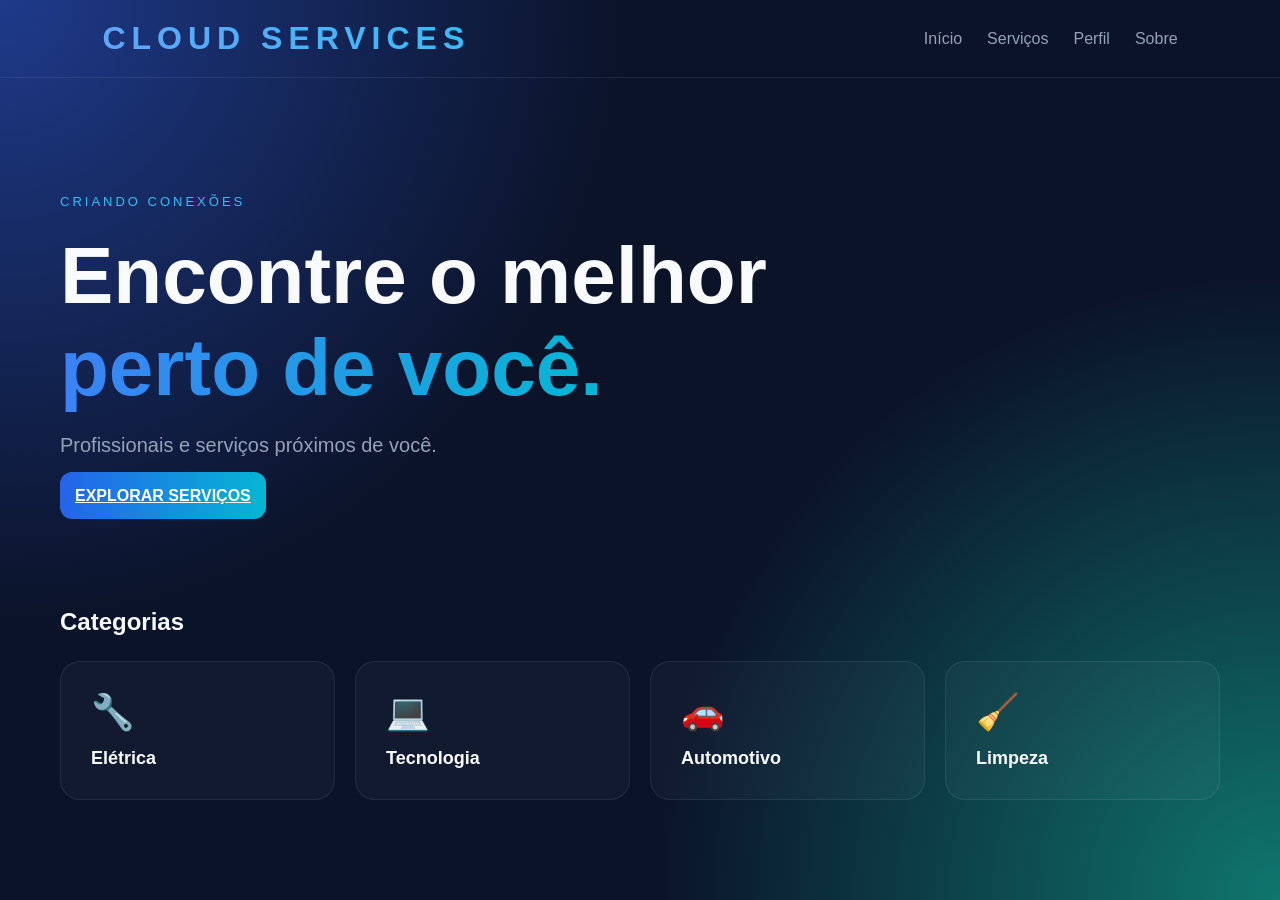
<file: index.html>
<!DOCTYPE html>
<html lang="pt-BR">

<head>

    <meta charset="UTF-8">

    <meta name="viewport"
          content="width=device-width, initial-scale=1.0">

    <meta name="theme-color"
          content="#080812">

    <link rel="stylesheet"
          href="css/style.css">

    <link rel="manifest"
          href="manifest.json">

    <title>Cloud Services</title>

</head>

<body>

<header class="topbar">

    <div class="logo">
        CLOUD SERVICES
    </div>

    <nav>

        <a href="index.html">
            Início
        </a>

        <a href="servicos.html">
            Serviços
        </a>

        <a href="perfil.html">
            Perfil
        </a>

        <a href="sobre.html">
            Sobre
        </a>

    </nav>

</header>


<main class="home">

    <section class="hero">

        <div>

            <span class="tag">
                CRIANDO CONEXÕES
            </span>

            <h1>
                Encontre o melhor
                <span>perto de você.</span>
            </h1>

            <p>
                Profissionais e serviços
                próximos de você.
            </p>

            <a
                href="servicos.html"
                class="btn-primary"
            >
                EXPLORAR SERVIÇOS
            </a>

        </div>

    </section>


    <section class="services">

        <h2>
            Categorias
        </h2>

        <div class="service-grid">

            <div class="service-card">
                🔧
                <h3>Elétrica</h3>
            </div>

            <div class="service-card">
                💻
                <h3>Tecnologia</h3>
            </div>

            <div class="service-card">
                🚗
                <h3>Automotivo</h3>
            </div>

            <div class="service-card">
                🧹
                <h3>Limpeza</h3>
            </div>

        </div>

    </section>

</main>

<script src="js/script.js"></script>

</body>

</html>
</file>
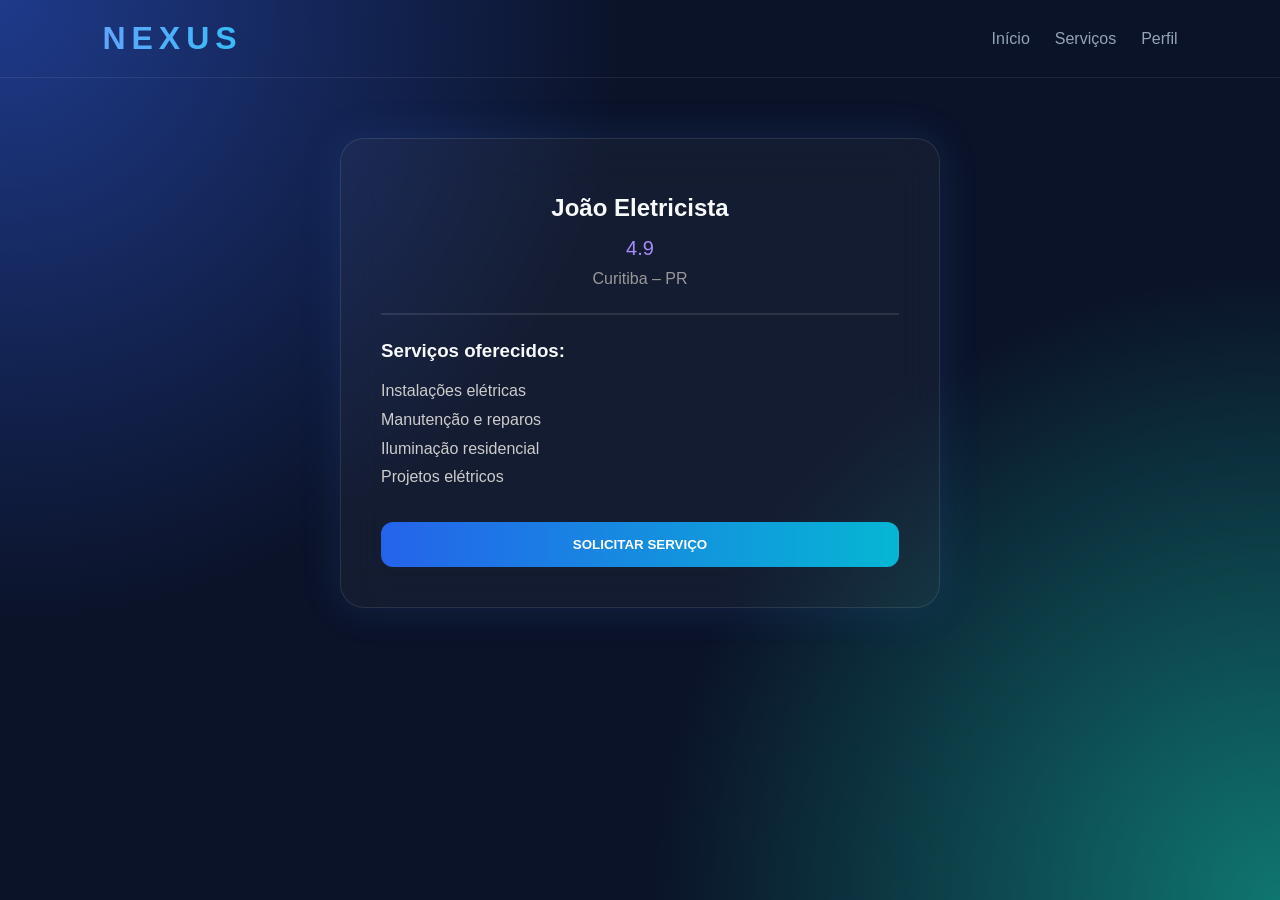
<file: detalhes.html>
<!DOCTYPE html>
<html lang="pt-BR">
<head>
    <meta charset="UTF-8">
    <meta name="viewport" content="width=device-width, initial-scale=1.0">
    <meta name="theme-color" content="#080812">
    <link rel="stylesheet" href="css/style.css">
    <link rel="manifest" href="manifest.json">
    <title>Detalhes | NEXUS</title>
</head>
<body>

<header class="topbar">
    <div class="logo">NEXUS</div>
    <nav>
        <a href="index.html">Início</a>
        <a href="servicos.html">Serviços</a>
        <a href="perfil.html">Perfil</a>
    </nav>
</header>

<main class="home">
    <section class="login-card" style="max-width: 600px; margin: 0 auto;">
        <div style="font-size: 60px; text-align: center;"></div>
        
        <h1 style="text-align: center; margin: 15px 0;">João Eletricista</h1>
        
        <p style="text-align: center; color: #a78bfa; font-size: 20px;"> 4.9</p>
        
        <p style="text-align: center; color: #999; margin: 10px 0;">
             Curitiba – PR
        </p>

        <hr style="border: 1px solid rgba(255,255,255,0.1); margin: 25px 0;">

        <h3 style="margin-bottom: 15px;">Serviços oferecidos:</h3>
        <ul style="list-style: none; color: #ccc; line-height: 1.8;">
            <li> Instalações elétricas</li>
            <li> Manutenção e reparos</li>
            <li> Iluminação residencial</li>
            <li> Projetos elétricos</li>
        </ul>

        <button class="btn-primary" style="margin-top: 30px;" onclick="solicitar()">
            SOLICITAR SERVIÇO
        </button>
    </section>
</main>

<script src="js/script.js"></script>
<script>
    function solicitar() {
        alert("Solicitação enviada com sucesso!\nJoão entrará em contato em breve.");
    }
</script>
</body>
</html>
</file>
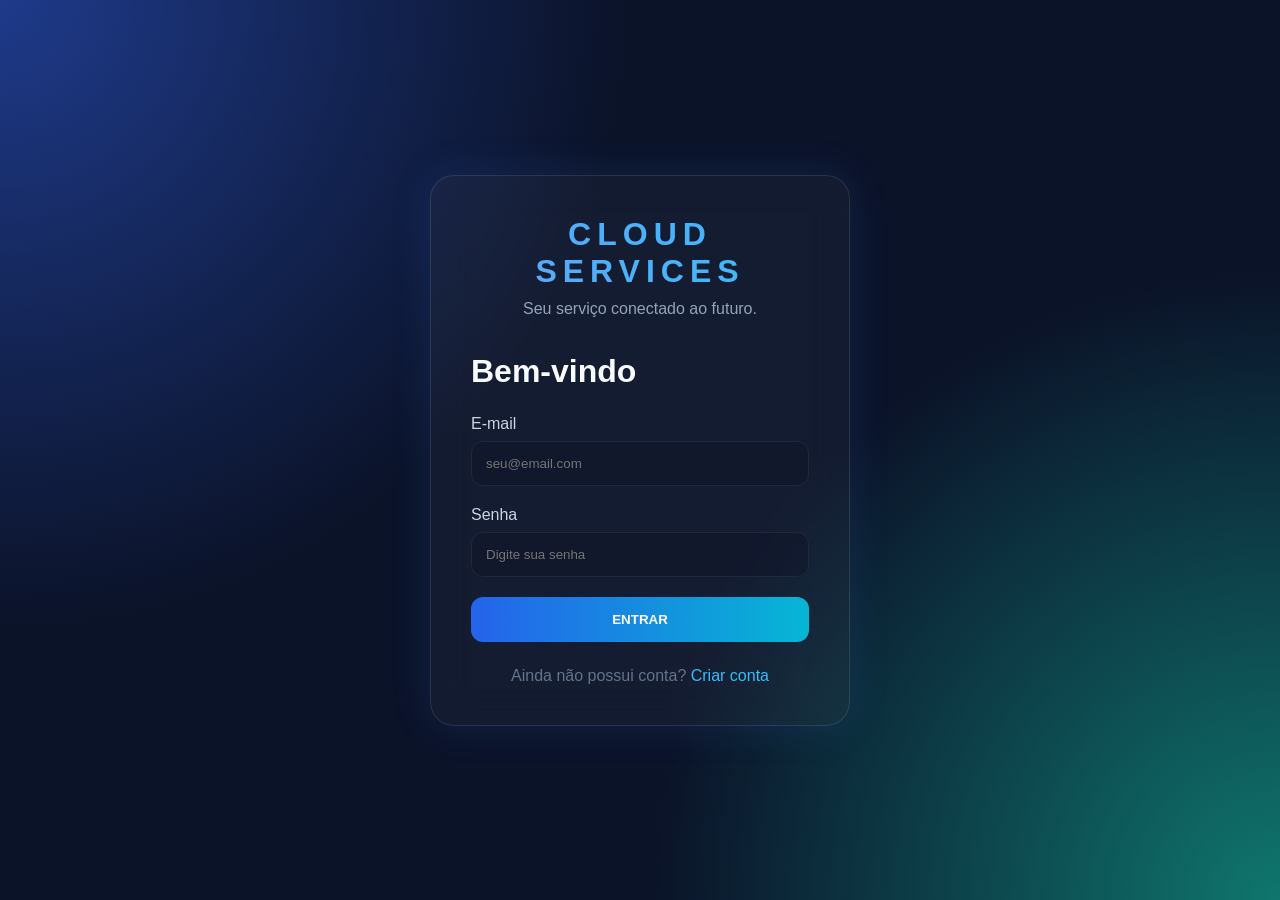
<file: login.html>
<!DOCTYPE html>
<html lang="pt-BR">

<head>
    <meta charset="UTF-8">
    <meta name="viewport" content="width=device-width, initial-scale=1.0">

    <title>CLOUD | Login</title>

    <link rel="stylesheet" href="css/style.css">
</head>

<body>

    <main class="login-container">

        <div class="login-card">

            <div class="logo">
                CLOUD SERVICES
            </div>

            <p class="subtitle">
                Seu serviço conectado ao futuro.
            </p>

            <h1>Bem-vindo</h1>

            <form id="loginForm">

                <div class="input-group">
                    <label>E-mail</label>

                    <input
                        type="email"
                        id="email"
                        placeholder="seu@email.com"
                        required
                    >
                </div>

                <div class="input-group">
                    <label>Senha</label>

                    <input
                        type="password"
                        id="senha"
                        placeholder="Digite sua senha"
                        required
                    >
                </div>

                <button type="submit" class="btn-primary">
                    ENTRAR
                </button>

            </form>

            <p class="register">
                Ainda não possui conta?
                <a href="#">Criar conta</a>
            </p>

        </div>

    </main>

    <script src="js/script.js"></script>

</body>

</html>
</file>
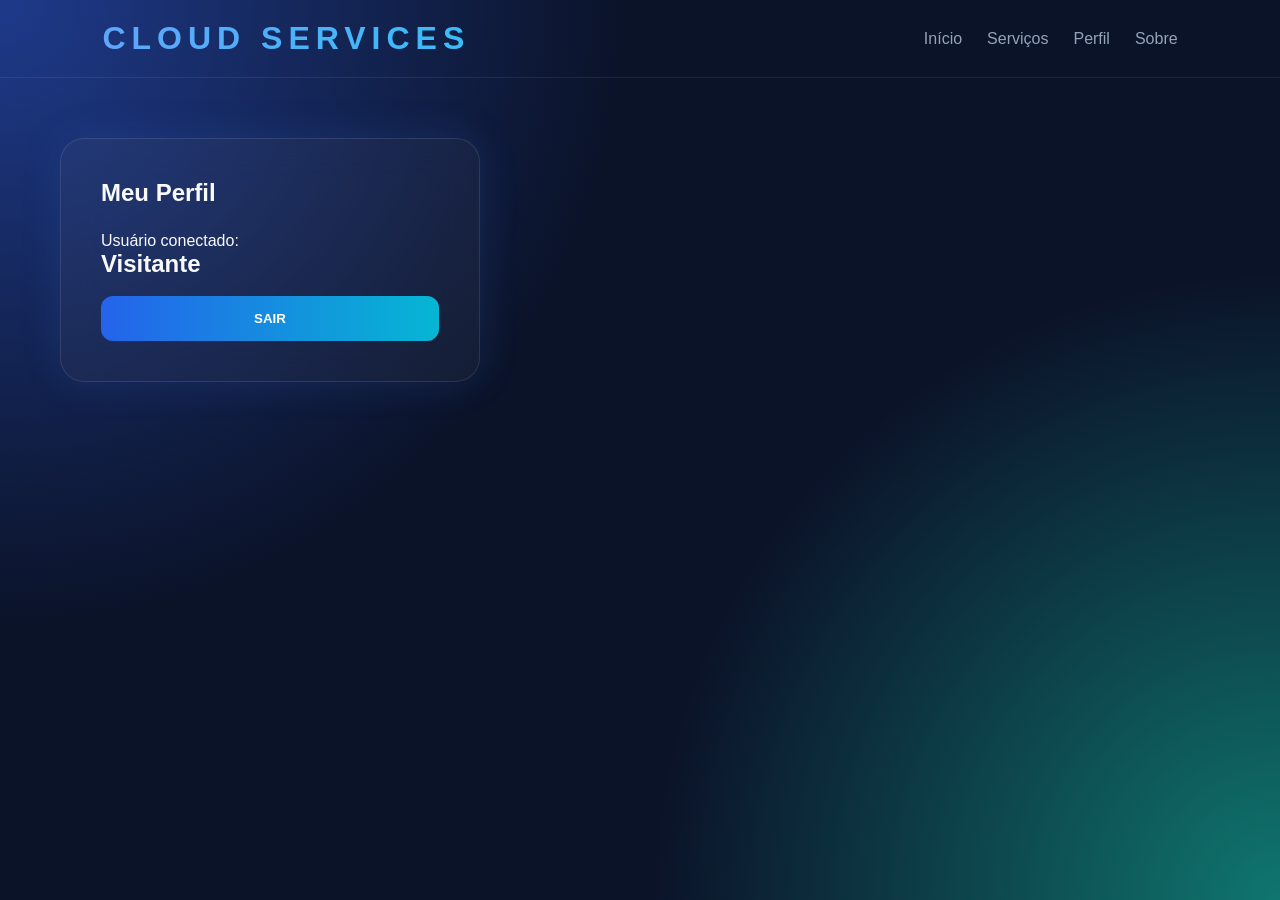
<file: perfil.html>
<!DOCTYPE html>
<html lang="pt-BR">

<head>

    <meta charset="UTF-8">

    <meta
        name="viewport"
        content="width=device-width, initial-scale=1.0">

    <link
        rel="stylesheet"
        href="css/style.css">

    <title>Perfil | CLOUD</title>

</head>

<body>

<header class="topbar">

    <div class="logo">
        CLOUD SERVICES
    </div>

    <nav>

        <a href="index.html">
            Início
        </a>

        <a href="servicos.html">
            Serviços
        </a>

        <a href="perfil.html">
            Perfil
        </a>

        <a href="sobre.html">
            Sobre
        </a>

    </nav>

</header>


<main class="home">

    <section class="login-card">

        <h1>
            Meu Perfil
        </h1>

        <p>
            Usuário conectado:
        </p>

        <h2 id="usuario">
            Carregando...
        </h2>

        <br>

        <button
            class="btn-primary"
            onclick="logout()"
        >
            SAIR
        </button>

    </section>

</main>

<script>

    const usuario =
        localStorage.getItem("usuario");

    document.getElementById("usuario")
        .textContent =
        usuario || "Visitante";


    function logout() {

        localStorage.removeItem("usuario");

        window.location.href =
            "login.html";

    }

</script>

</body>

</html>
</file>
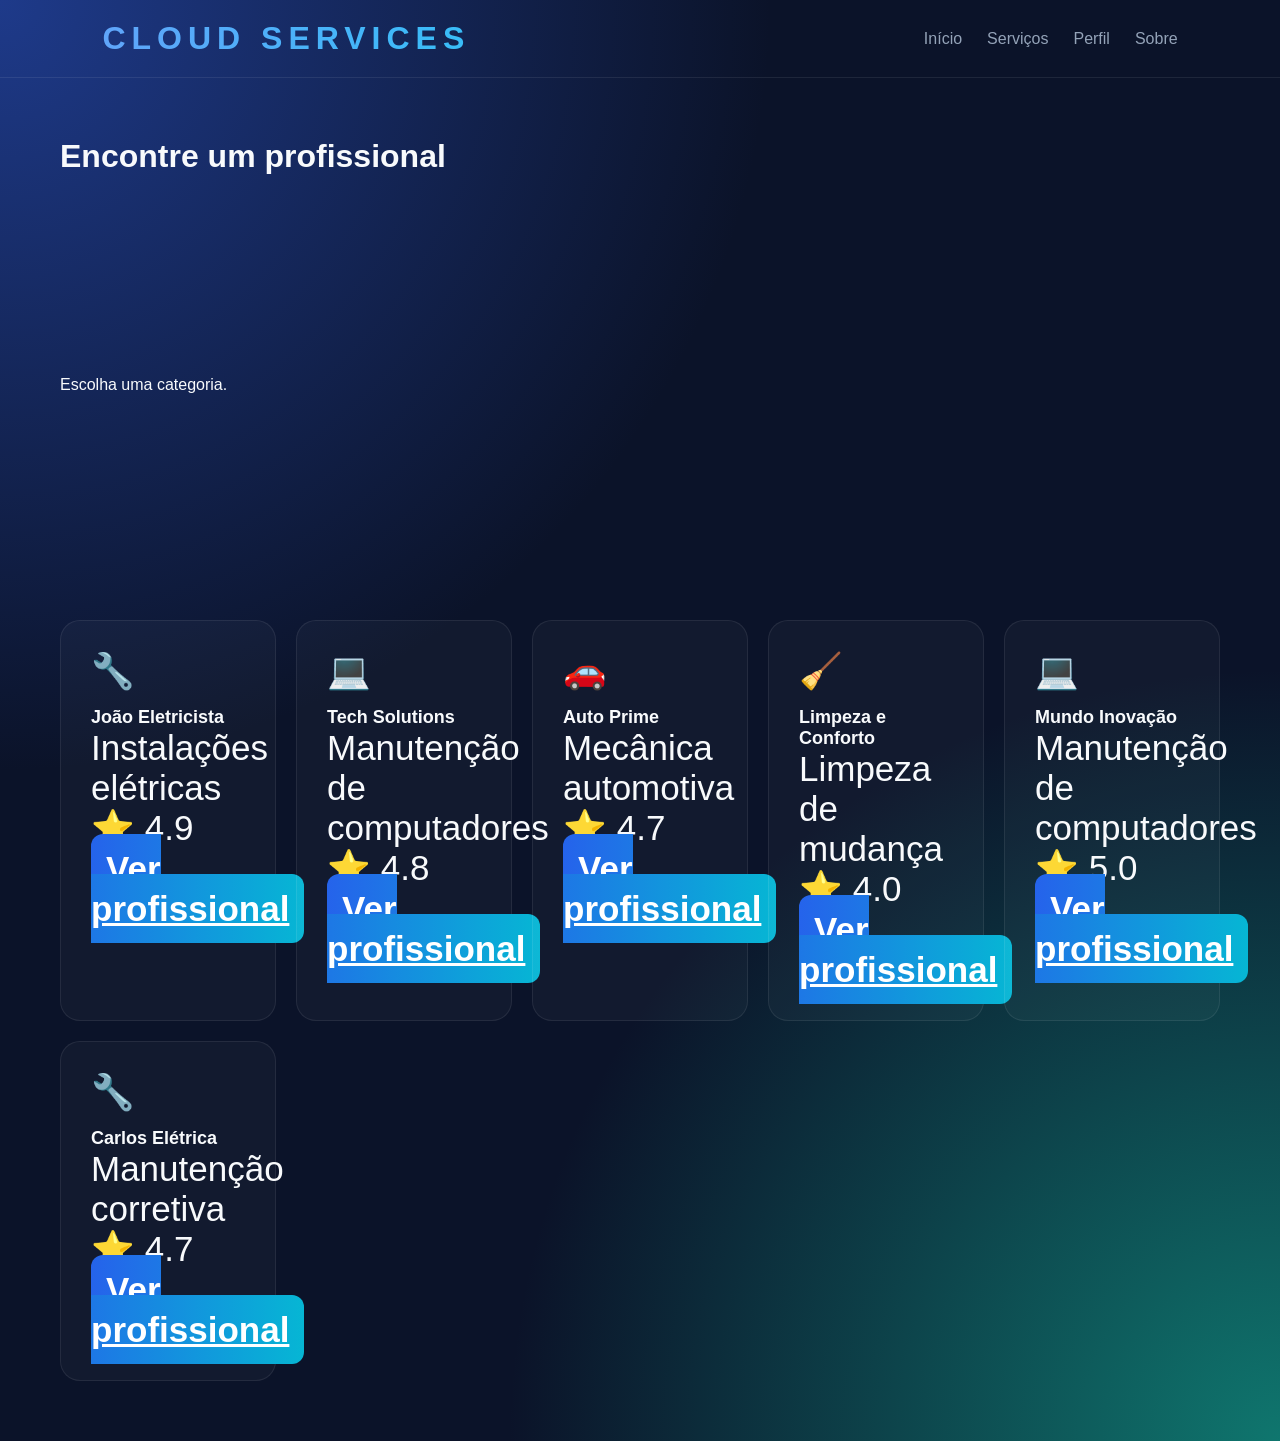
<file: servicos.html>
<!DOCTYPE html>
<html lang="pt-BR">

<head>

    <meta charset="UTF-8">

    <meta name="viewport"
          content="width=device-width, initial-scale=1.0">

    <link rel="stylesheet"
          href="css/style.css">

    <title>Serviços | CLOUD</title>

</head>

<body>

<header class="topbar">

    <div class="logo">
        CLOUD SERVICES
    </div>

    <nav>

        <a href="index.html">
            Início
        </a>

        <a href="servicos.html">
            Serviços
        </a>

        <a href="perfil.html">
            Perfil
        </a>

        <a href="sobre.html">
            Sobre
        </a>

    </nav>

</header>


<main class="home">

    <h1>
        Encontre um profissional
    </h1>

    <p class="hero p">
        Escolha uma categoria.
    </p>


    <div class="service-grid">

        <div class="service-card">

            🔧

            <h3>
                João Eletricista
            </h3>

            <p>
                Instalações elétricas
            </p>

            <p>
                ⭐ 4.9
            </p>

            <a
                href="detalhes.html"
                class="btn-primary"
            >
                Ver profissional
            </a>

        </div>


        <div class="service-card">

            💻

            <h3>
                Tech Solutions
            </h3>

            <p>
                Manutenção de computadores
            </p>

            <p>
                ⭐ 4.8
            </p>

            <a
                href="detalhes.html"
                class="btn-primary"
            >
                Ver profissional
            </a>

        </div>


        <div class="service-card">

            🚗

            <h3>
                Auto Prime
            </h3>

            <p>
                Mecânica automotiva
            </p>

            <p>
                ⭐ 4.7
            </p>

            <a
                href="detalhes.html"
                class="btn-primary"
            >
                Ver profissional
            </a>

        </div>

        <div class="service-card">

            🧹

            <h3>
                Limpeza e Conforto
            </h3>

            <p>
                Limpeza de mudança
            </p>

            <p>
                ⭐ 4.0
            </p>

            <a
                href="detalhes.html"
                class="btn-primary"
            >
                Ver profissional
            </a>

        </div>

        <div class="service-card">

            💻

            <h3>
                Mundo Inovação
            </h3>

            <p>
                Manutenção de computadores
            </p>

            <p>
                ⭐ 5.0
            </p>

            <a
                href="detalhes.html"
                class="btn-primary"
            >
                Ver profissional
            </a>

        </div>

        <div class="service-card">

            🔧

            <h3>
                Carlos Elétrica
            </h3>

            <p>
                Manutenção corretiva
            </p>

            <p>
                ⭐ 4.7
            </p>

            <a
                href="detalhes.html"
                class="btn-primary"
            >
                Ver profissional
            </a>

        </div>

    </div>

</main>

</body>

</html>
</file>
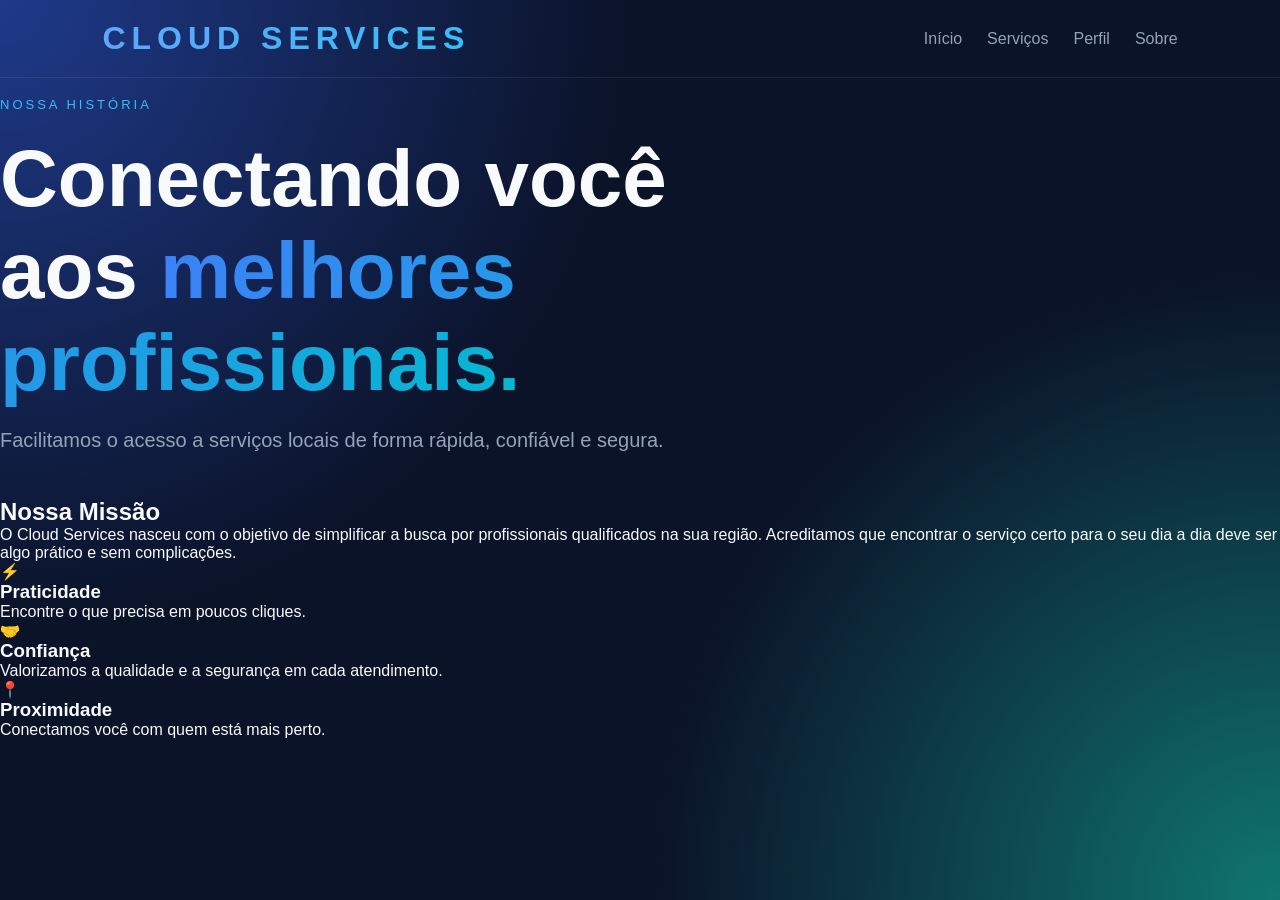
<file: sobre.html>
<!DOCTYPE html>
<html lang="pt-BR">

<head>

    <meta charset="UTF-8">

    <meta name="viewport"
          content="width=device-width, initial-scale=1.0">

    <meta name="theme-color"
          content="#080812">

    <link rel="stylesheet"
          href="css/style.css">

    <link rel="manifest"
          href="manifest.json">

    <title>CLOUD | Sobre</title>

</head>

<body>

<header class="topbar">

    <div class="logo">
        CLOUD SERVICES
    </div>

    <nav>

        <a href="index.html">
            Início
        </a>

        <a href="servicos.html">
            Serviços
        </a>

        <a href="perfil.html">
            Perfil
        </a>

        <a href="sobre.html" class="active">
            Sobre
        </a>

    </nav>

</header>


<main class="sobre">

    <section class="hero">

        <div>

            <span class="tag">
                NOSSA HISTÓRIA
            </span>

            <h1>
                Conectando você aos
                <span>melhores profissionais.</span>
            </h1>

            <p>
                Facilitamos o acesso a serviços locais de forma rápida, confiável e segura.
            </p>

        </div>

    </section>


    <section class="about-content">

        <h2>Nossa Missão</h2>

        <p>
            O Cloud Services nasceu com o objetivo de simplificar a busca por profissionais qualificados na sua região. Acreditamos que encontrar o serviço certo para o seu dia a dia deve ser algo prático e sem complicações.
        </p>

        <div class="values-grid">

            <div class="value-card">
                ⚡
                <h3>Praticidade</h3>
                <p>Encontre o que precisa em poucos cliques.</p>
            </div>

            <div class="value-card">
                🤝
                <h3>Confiança</h3>
                <p>Valorizamos a qualidade e a segurança em cada atendimento.</p>
            </div>

            <div class="value-card">
                📍
                <h3>Proximidade</h3>
                <p>Conectamos você com quem está mais perto.</p>
            </div>

        </div>

    </section>

</main>

<script src="js/script.js"></script>

</body>

</html>
</file>
<file: css/style.css>
* {
    margin: 0;
    padding: 0;
    box-sizing: border-box;
}

body {
    font-family: Arial, sans-serif;
    background:
        radial-gradient(circle at top left, #1e3a8a, transparent 40%),
        radial-gradient(circle at bottom right, #0f766e, transparent 40%),
        #0b1329;

    color: #f8fafc;
    min-height: 100vh;
}

.login-container {
    min-height: 100vh;

    display: flex;
    justify-content: center;
    align-items: center;

    padding: 20px;
}

.login-card {
    width: 100%;
    max-width: 420px;

    padding: 40px;

    background: rgba(255, 255, 255, 0.04);

    border: 1px solid rgba(255, 255, 255, 0.1);

    border-radius: 24px;

    backdrop-filter: blur(20px);

    box-shadow:
        0 0 40px rgba(59, 130, 246, 0.15);

    animation: aparecer 0.8s ease;
}

.logo {
    text-align: center;

    font-size: 32px;
    font-weight: bold;

    letter-spacing: 6px;

    background: linear-gradient(
        90deg,
        #60a5fa,
        #38bdf8
    );

    -webkit-background-clip: text;
    color: transparent;
}

.subtitle {
    text-align: center;

    color: #94a3b8;

    margin: 10px 0 35px;
}

.login-card h1 {
    margin-bottom: 25px;
}

.input-group {
    margin-bottom: 20px;
}

.input-group label {
    display: block;

    margin-bottom: 8px;

    color: #cbd5e1;
}

.input-group input {
    width: 100%;

    padding: 14px;

    border-radius: 12px;

    border: 1px solid #1e293b;

    background: rgba(15, 23, 42, 0.6);

    color: #f8fafc;

    outline: none;
}

.input-group input:focus {
    border-color: #3b82f6;

    box-shadow:
        0 0 15px rgba(59, 130, 246, 0.4);
}

.btn-primary {
    width: 100%;

    padding: 15px;

    border: none;

    border-radius: 12px;

    background: linear-gradient(
        90deg,
        #2563eb,
        #06b6d4
    );

    color: white;

    font-weight: bold;

    cursor: pointer;

    transition: 0.3s;
}

.btn-primary:hover {
    transform: translateY(-3px);

    box-shadow:
        0 10px 30px rgba(37, 99, 235, 0.4);
}

.register {
    text-align: center;

    margin-top: 25px;

    color: #64748b;
}

.register a {
    color: #38bdf8;

    text-decoration: none;
}

@keyframes aparecer {

    from {
        opacity: 0;
        transform: translateY(30px);
    }

    to {
        opacity: 1;
        transform: translateY(0);
    }

}
.topbar {

    display: flex;

    justify-content: space-between;

    align-items: center;

    padding: 20px 8%;

    border-bottom:
        1px solid rgba(255,255,255,0.08);

}

.topbar nav {

    display: flex;

    gap: 25px;

}

.topbar nav a {

    color: #94a3b8;

    text-decoration: none;

    transition: 0.3s;

}

.topbar nav a:hover {

    color: #f8fafc;

}

.home {

    max-width: 1200px;

    margin: auto;

    padding: 60px 20px;

}

.hero {

    min-height: 420px;

    display: flex;

    align-items: center;

}

.tag {

    color: #38bdf8;

    font-size: 13px;

    letter-spacing: 3px;

}

.hero h1 {

    font-size: clamp(40px, 7vw, 80px);

    max-width: 800px;

    margin: 20px 0;

}

.hero h1 span {

    background:
        linear-gradient(
            90deg,
            #3b82f6,
            #06b6d4
        );

    -webkit-background-clip: text;

    color: transparent;

}

.hero p {

    color: #94a3b8;

    font-size: 20px;

    margin-bottom: 30px;

}

.services {

    margin-top: 50px;

}

.service-grid {

    display: grid;

    grid-template-columns:
        repeat(auto-fit, minmax(200px, 1fr));

    gap: 20px;

    margin-top: 25px;

}

.service-card {

    padding: 30px;

    background:
        rgba(255,255,255,0.03);

    border:
        1px solid rgba(255,255,255,0.08);

    border-radius: 20px;

    font-size: 35px;

    transition: 0.3s;

}

.service-card h3 {

    font-size: 18px;

    margin-top: 15px;

}

.service-card:hover {

    transform: translateY(-8px);

    border-color: #3b82f6;

    box-shadow:
        0 10px 30px rgba(59,130,246,0.25);

}

@media (max-width: 600px) {

    .topbar {

        flex-direction: column;

        gap: 20px;

    }

    .topbar nav {

        gap: 12px;

    }

    .hero h1 {

        font-size: 42px;

    }

    .login-card {

        padding: 25px;

    }

}
</file>
